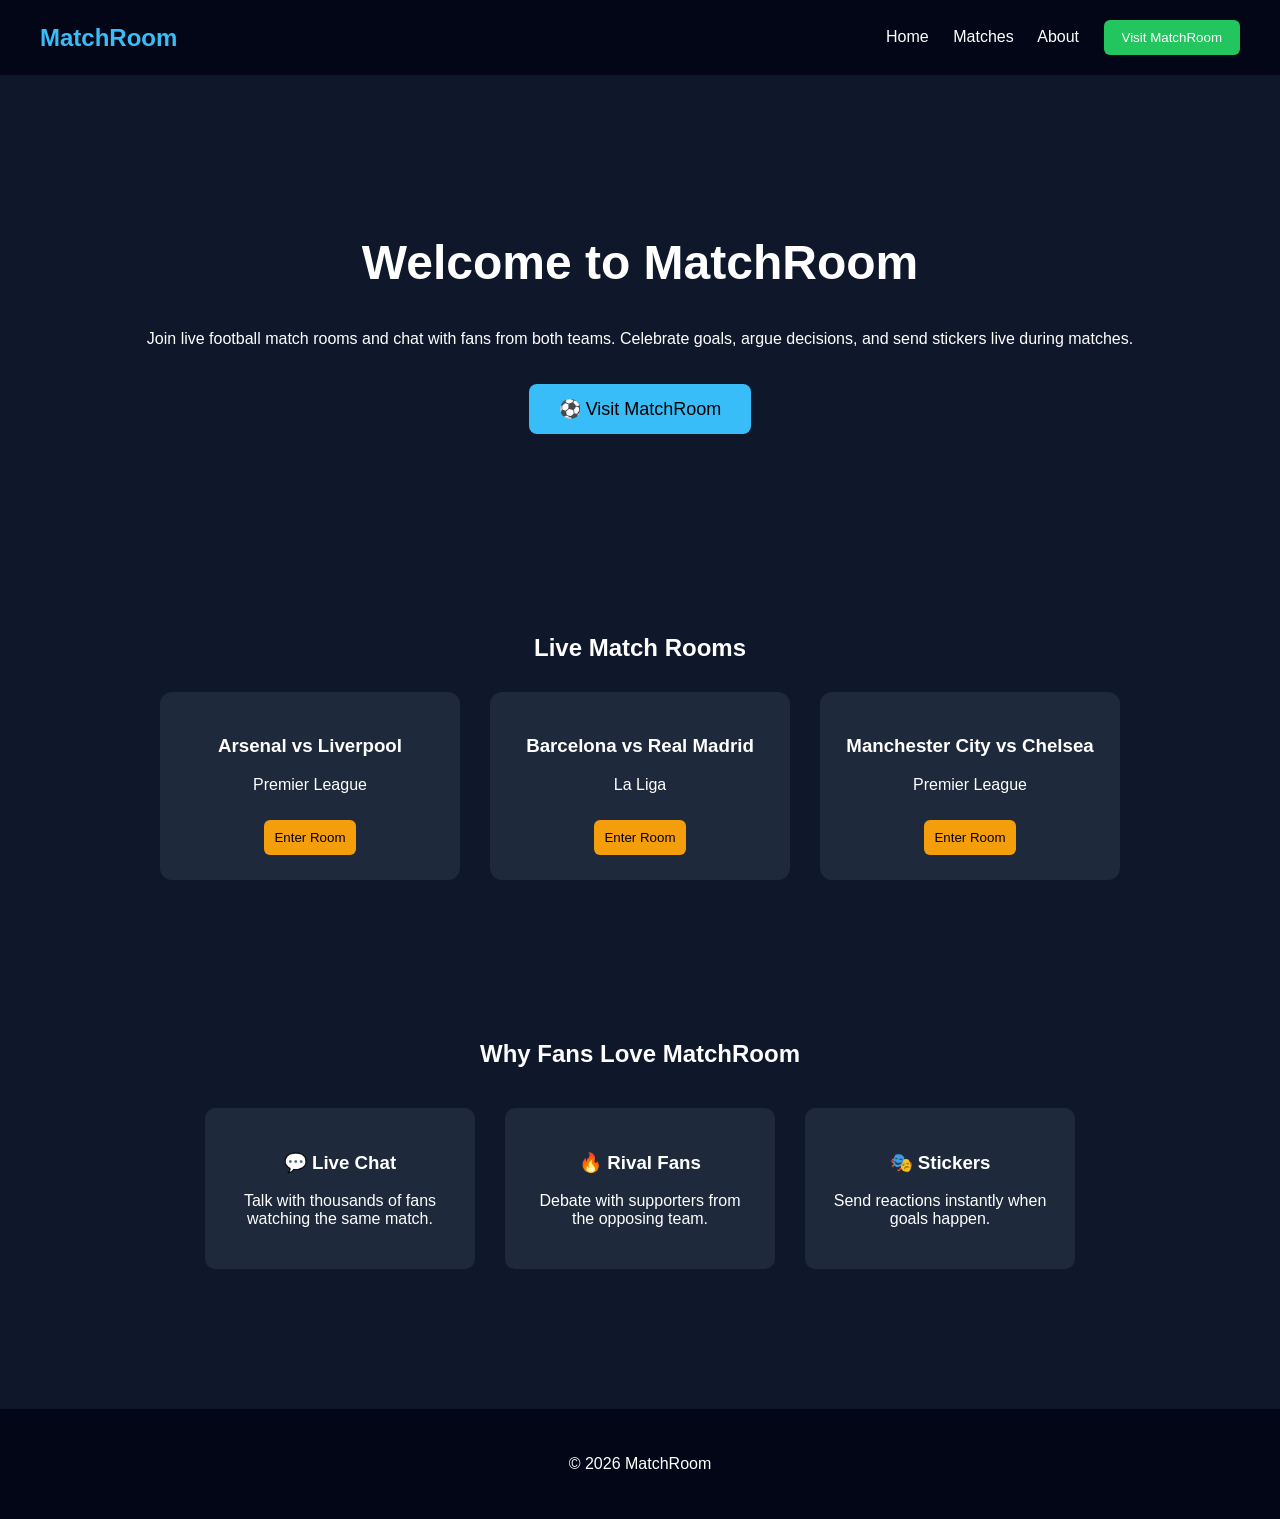
<file: index.html>
<!DOCTYPE html>
<html lang="en">

<head>
<meta charset="UTF-8">
<meta name="viewport" content="width=device-width, initial-scale=1.0">

<title>MatchRoom</title>

<link rel="stylesheet" href="style.css">

</head>

<body>

<header class="navbar">

<div class="logo">MatchRoom</div>

<nav>

<a href="#">Home</a>
<a href="#">Matches</a>
<a href="#">About</a>

<button class="visit-btn" onclick="visitMatchroom()">
Visit MatchRoom
</button>

</nav>

</header>


<section class="hero">

<h1>Welcome to MatchRoom</h1>

<p>
Join live football match rooms and chat with fans from both teams.
Celebrate goals, argue decisions, and send stickers live during matches.
</p>

<button class="hero-btn" onclick="visitMatchroom()">
⚽ Visit MatchRoom
</button>

</section>


<section class="preview">

<h2>Live Match Rooms</h2>

<div class="match-grid">

<div class="match-card">

<h3>Arsenal vs Liverpool</h3>

<p>Premier League</p>

<button class="enter-room">Enter Room</button>

</div>


<div class="match-card">

<h3>Barcelona vs Real Madrid</h3>

<p>La Liga</p>

<button class="enter-room">Enter Room</button>

</div>


<div class="match-card">

<h3>Manchester City vs Chelsea</h3>

<p>Premier League</p>

<button class="enter-room">Enter Room</button>

</div>

</div>

</section>


<section class="features">

<h2>Why Fans Love MatchRoom</h2>

<div class="features-grid">

<div class="feature">
<h3>💬 Live Chat</h3>
<p>Talk with thousands of fans watching the same match.</p>
</div>

<div class="feature">
<h3>🔥 Rival Fans</h3>
<p>Debate with supporters from the opposing team.</p>
</div>

<div class="feature">
<h3>🎭 Stickers</h3>
<p>Send reactions instantly when goals happen.</p>
</div>

</div>

</section>


<footer>

<p>© 2026 MatchRoom</p>

</footer>

<script src="script.js"></script>

</body>

</html>
</file>
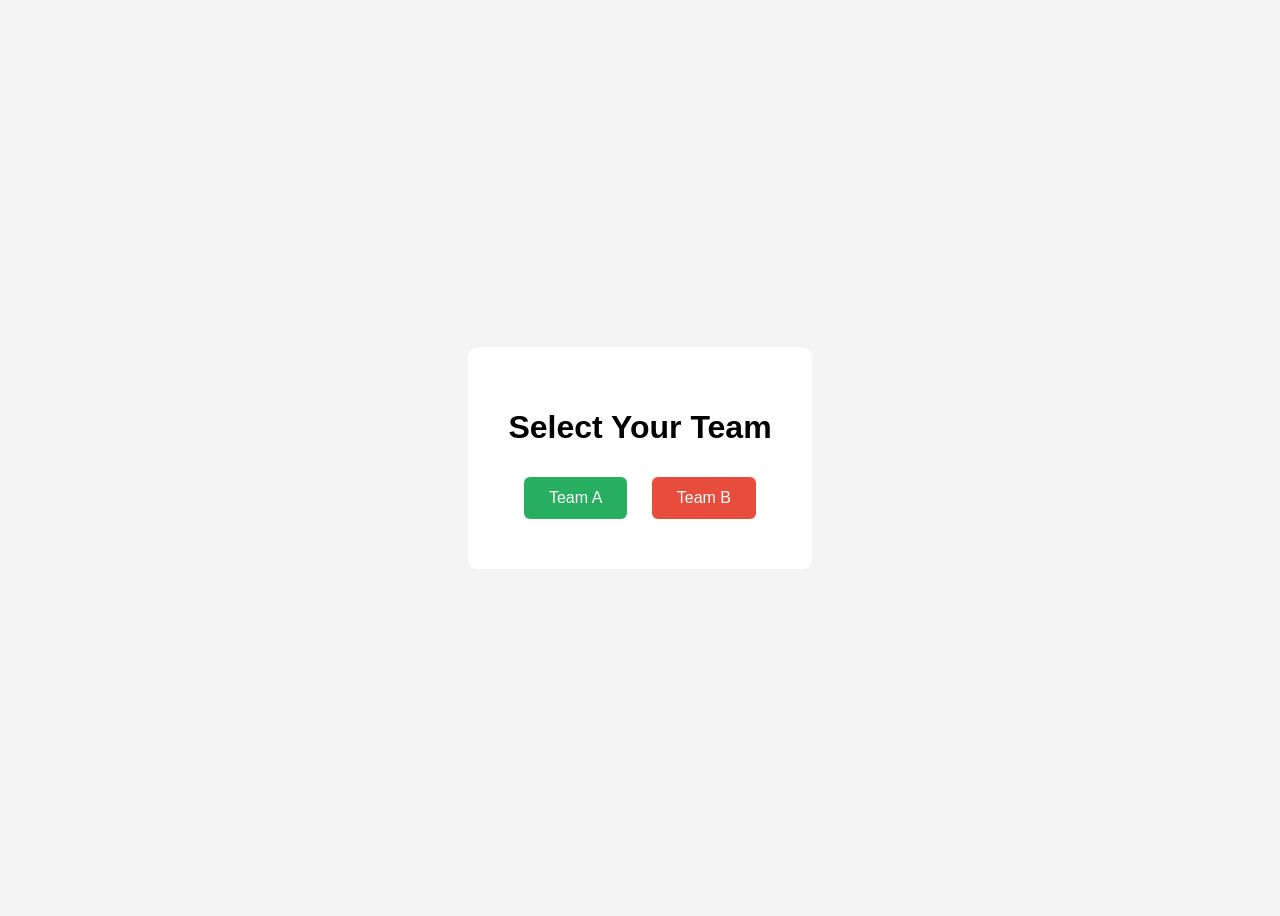
<file: team-select.html>
<!DOCTYPE html>
<html lang="en">

<head>

<meta charset="UTF-8">
<meta name="viewport" content="width=device-width, initial-scale=1.0">

<title>Select Team</title>

<link rel="stylesheet" href="team-select.css">

<script src="team-select.js" defer></script>

</head>

<body>

<div class="container">

<h1>Select Your Team</h1>

<button id="teamA">Team A</button>

<button id="teamB">Team B</button>

</div>

</body>

</html>
</file>
<file: style.css>
body{
margin:0;
font-family:Arial;
background:#0f172a;
color:white;
}

.navbar{
display:flex;
justify-content:space-between;
align-items:center;
padding:20px 40px;
background:#020617;
}

.logo{
font-size:24px;
font-weight:bold;
color:#38bdf8;
}

nav a{
color:white;
text-decoration:none;
margin-right:20px;
}

.visit-btn{
padding:10px 18px;
background:#22c55e;
border:none;
border-radius:6px;
color:white;
cursor:pointer;
transition:0.3s;
}

.visit-btn:hover{
background:#16a34a;
transform:scale(1.05);
}

.hero{
text-align:center;
padding:120px 20px;
}

.hero h1{
font-size:48px;
}

.hero-btn{
margin-top:20px;
padding:14px 30px;
font-size:18px;
background:#38bdf8;
border:none;
border-radius:8px;
cursor:pointer;
transition:0.3s;
}

.hero-btn:hover{
transform:scale(1.1);
background:#0ea5e9;
}

.preview{
padding:60px 20px;
text-align:center;
}

.match-grid{
display:flex;
justify-content:center;
gap:30px;
flex-wrap:wrap;
margin-top:30px;
}

.match-card{
background:#1e293b;
padding:25px;
width:250px;
border-radius:12px;
transition:0.3s;
}

.match-card:hover{
transform:translateY(-8px);
}

.enter-room{
margin-top:10px;
padding:10px;
background:#f59e0b;
border:none;
border-radius:6px;
cursor:pointer;
}

.features{
padding:80px 20px;
text-align:center;
}

.features-grid{
display:flex;
justify-content:center;
gap:30px;
flex-wrap:wrap;
margin-top:40px;
}

.feature{
background:#1e293b;
padding:25px;
width:220px;
border-radius:10px;
}

footer{
text-align:center;
padding:30px;
background:#020617;
margin-top:60px;
}



/* Auth Container */
.auth-container{
display:flex;
justify-content:center;
align-items:center;
height:100vh;
background:#0f172a;
}

.auth-box{
background:#1e293b;
padding:40px 30px;
border-radius:12px;
width:350px;
text-align:center;
color:white;
box-shadow:0 10px 25px rgba(0,0,0,0.5);
}

.auth-box h2{
margin-bottom:10px;
color:#38bdf8;
}

.auth-box p{
font-size:14px;
margin-bottom:20px;
color:#cbd5e1;
}

.auth-form input{
width:100%;
padding:12px;
margin:10px 0;
border-radius:6px;
border:none;
outline:none;
}

.auth-form button{
width:100%;
padding:12px;
background:#22c55e;
border:none;
border-radius:6px;
color:white;
font-size:16px;
cursor:pointer;
transition:0.3s;
}

.auth-form button:hover{
background:#16a34a;
}

.tab-buttons{
display:flex;
justify-content:space-around;
margin-bottom:20px;
}

.tab-buttons button{
background:transparent;
border:none;
color:#94a3b8;
font-weight:bold;
cursor:pointer;
padding:8px 0;
transition:0.3s;
border-bottom:2px solid transparent;
}

.tab-buttons button.active{
color:white;
border-color:#38bdf8;
}

.hidden{
display:none;
}
</file>
<file: team-select.css>
body{

font-family: Arial;
background:#f4f4f4;
display:flex;
justify-content:center;
align-items:center;
height:100vh;

}

.container{

background:white;
padding:40px;
border-radius:10px;
text-align:center;

}

button{

padding:12px 25px;
margin:10px;
font-size:16px;
border:none;
border-radius:6px;
cursor:pointer;

}

#teamA{

background:#27ae60;
color:white;

}

#teamB{

background:#e74c3c;
color:white;

}
</file>
